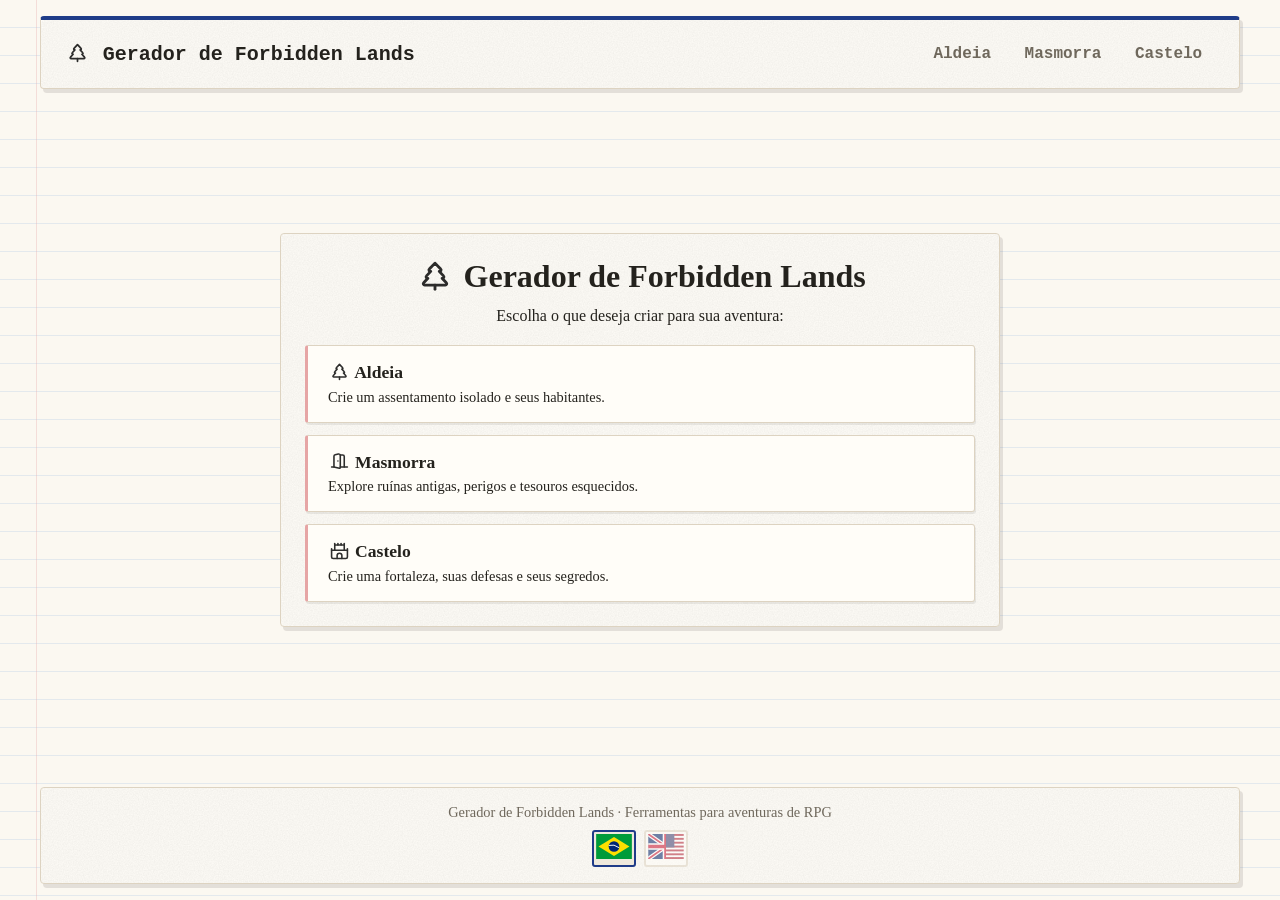
<file: index.html>
<!DOCTYPE html>
<html lang="pt-BR">
<head>
    <meta charset="UTF-8">
    <meta name="viewport" content="width=device-width, initial-scale=1.0">
    <meta name="theme-color" content="#17251f">
    <meta name="description" content="Escolha um gerador de aldeias, masmorras ou castelos para Forbidden Lands.">
    <title data-i18n="Forbidden Lands Generator">Forbidden Lands Generator</title>
    <link rel="stylesheet" href="css/stylesheet.css">
</head>
<body class="index-page" data-page="index">
    <div class="site-shell">
        <div id="site-header"></div>

        <main class="index-main">
            <section class="main-menu" id="opcoes" aria-labelledby="menu-title">
                <h1 class="menu-title" id="menu-title"><span aria-hidden="true">🌲</span> <span data-i18n="Forbidden Lands Generator">Forbidden Lands Generator</span></h1>
                <p class="menu-description" data-i18n="Choose what to create for your adventure:">Escolha o que deseja criar para sua aventura:</p>

                <div class="generator-options">
                    <a class="city-card village-card" data-route="village">
                        <h2 class="city-title">🌲 <span data-i18n="Village">Aldeia</span></h2>
                        <p class="city-description" data-i18n="Create a remote settlement and its inhabitants.">Crie um assentamento isolado e seus habitantes.</p>
                    </a>
                    <a class="city-card dungeon-card" data-route="dungeon">
                        <h2 class="city-title">🕳️ <span data-i18n="Dungeon">Masmorra</span></h2>
                        <p class="city-description" data-i18n="Explore ancient ruins, dangers, and forgotten treasures.">Explore ruínas antigas, perigos e tesouros esquecidos.</p>
                    </a>
                    <a class="city-card castle-card" data-route="castle">
                        <h2 class="city-title">🏰 <span data-i18n="Castle">Castelo</span></h2>
                        <p class="city-description" data-i18n="Create a stronghold, its defenses, and secrets.">Crie uma fortaleza, suas defesas e seus segredos.</p>
                    </a>
                </div>
            </section>
        </main>

        <div id="site-footer"></div>
    </div>
    <script src="js/layout.js" defer></script>
</body>
</html>
</file>
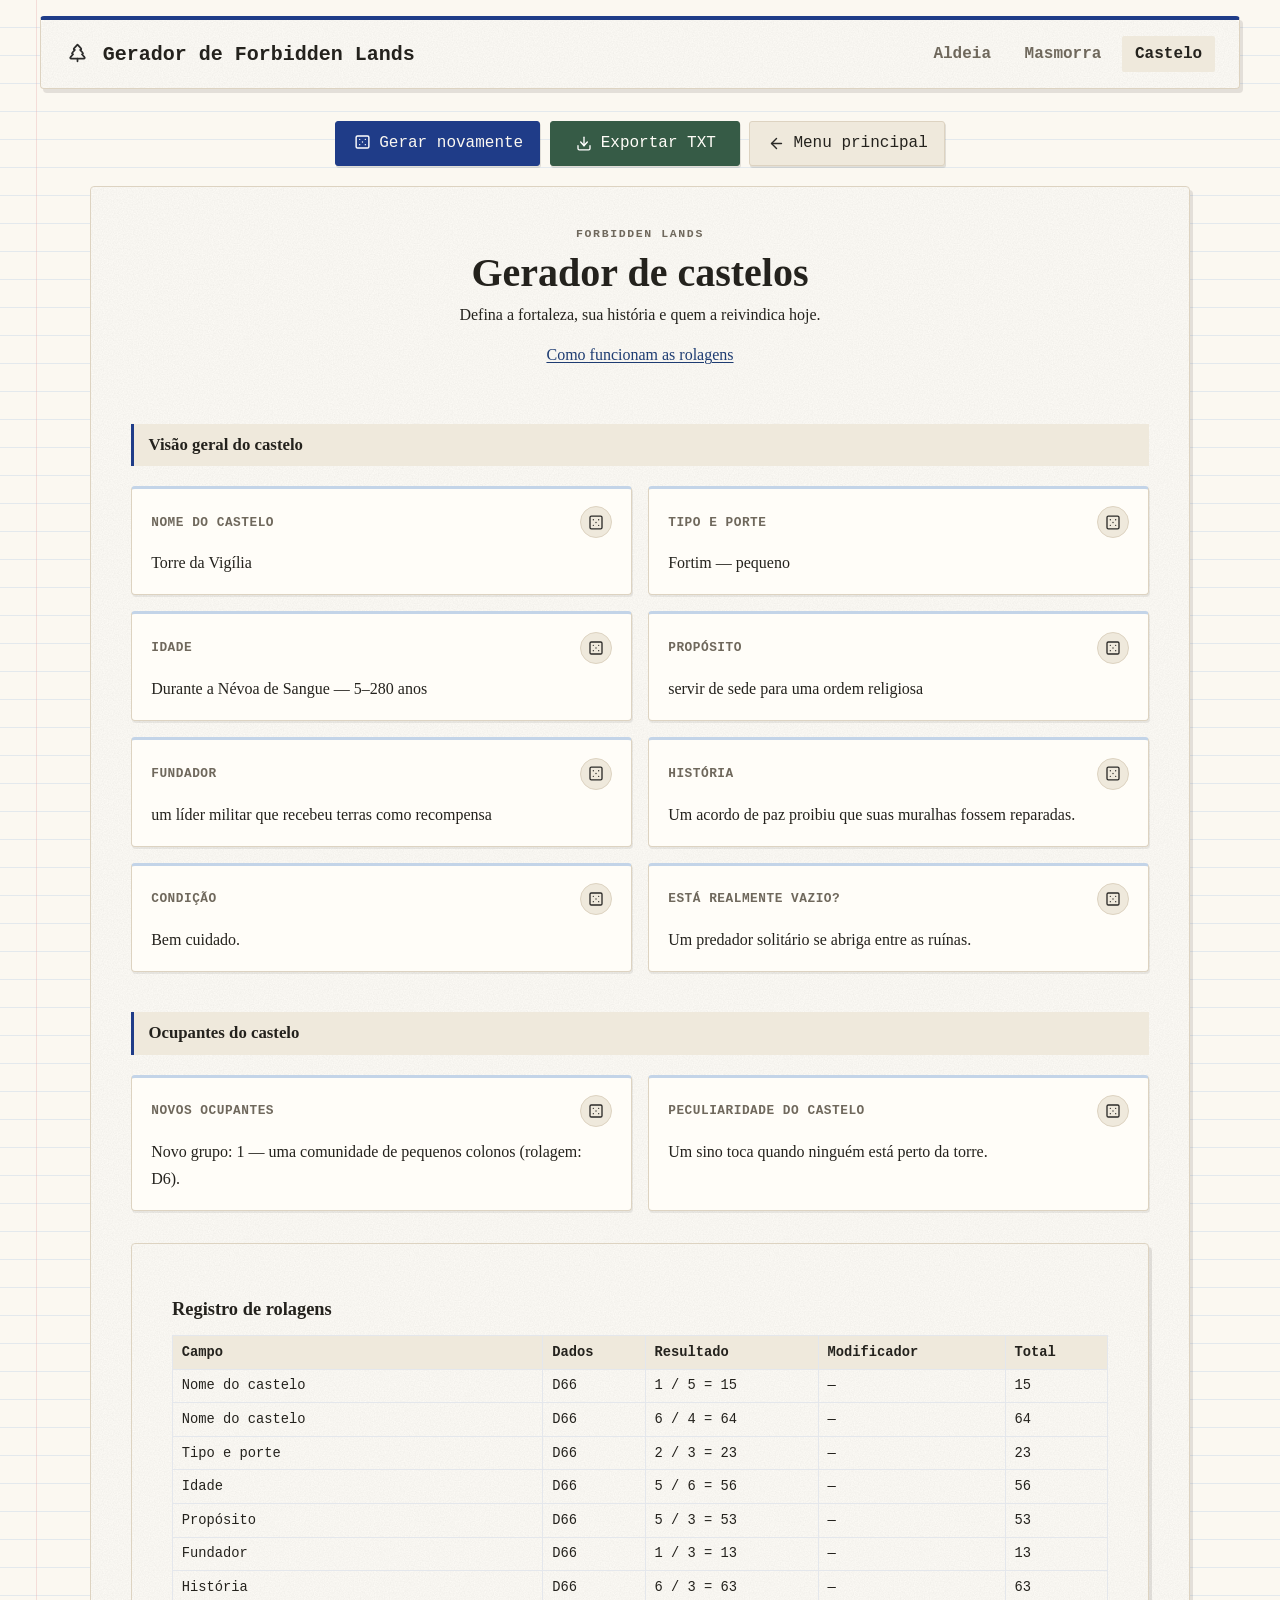
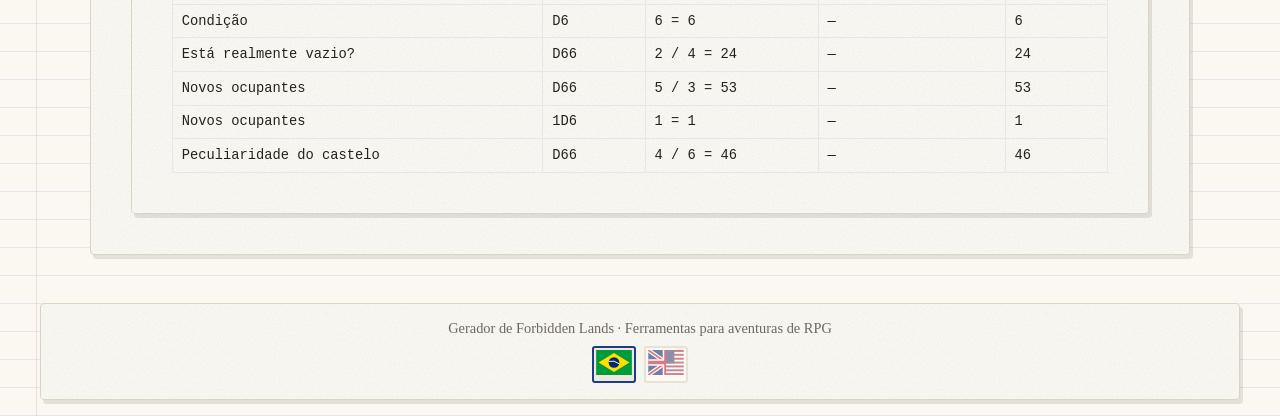
<file: pages/castle.html>
<!DOCTYPE html>
<html lang="pt-BR">
<head>
    <meta charset="UTF-8">
    <meta name="viewport" content="width=device-width, initial-scale=1.0">
    <meta name="theme-color" content="#17251f">
    <meta name="description" content="Gere um castelo, seus ocupantes e segredos em Forbidden Lands.">
    <title data-i18n="Castle — Forbidden Lands Generator">Castelo — Forbidden Lands Generator</title>
    <link rel="stylesheet" href="../css/stylesheet.css">
</head>
<body class="generation-page castle-page" data-page="castle">
    <div class="site-shell">
        <div id="site-header"></div>
        <main class="generation-main">
            <nav class="generation-actions" aria-label="Generation actions" data-i18n-aria="Generation actions">
                <button class="generation-button generation-button--primary" type="button" data-action="regenerate"><span aria-hidden="true">🎲</span> <span data-i18n="Roll again">Roll again</span></button>
                <button class="generation-button generation-button--success" type="button" data-action="export" data-i18n="⬇ Export TXT">⬇ Export TXT</button>
                <a class="generation-button generation-button--back" data-route="index" data-i18n="← Main menu">← Main menu</a>
            </nav>
            <section class="generation-panel" aria-labelledby="page-title">
                <div class="generation-heading">
                    <p class="eyebrow" data-i18n="FORBIDDEN LANDS">FORBIDDEN LANDS</p>
                    <h1 id="page-title" data-i18n="Castle generator">Gerador de castelos</h1>
                    <p class="menu-description" data-i18n="Shape a fortress, its history, and whoever claims it now.">Defina a fortaleza, sua história e quem a reivindica hoje.</p>
                    <button class="roll-help-trigger" type="button" data-action="show-roll-help" data-i18n="How rolls work">Como funcionam as rolagens</button>
                </div>
                <div class="generation-content" id="generation-content" aria-live="polite"></div>
                <aside class="generation-info" id="generation-info" aria-live="polite"></aside>
            </section>
        </main>
        <div id="site-footer"></div>
    </div>
    <dialog class="roll-help" id="roll-help">
        <form method="dialog">
            <button class="dialog-close" data-i18n-aria="Close">×</button>
            <h2 data-i18n="Roll guide">Guia de rolagens</h2>
            <p data-i18n="D66 uses two six-sided dice: the first is the tens digit and the second is the units digit.">D66 usa dois dados de seis lados: o primeiro forma a dezena e o segundo, a unidade.</p>
            <p data-i18n="Dice pools add every die; a written modifier is applied after the sum.">Em uma parada de dados, some os resultados; o modificador indicado é aplicado depois.</p>
            <p data-i18n="Use the die button beside a result to reroll only that field.">Use o dado ao lado de um resultado para rerrolar apenas aquele campo.</p>
            <button class="dialog-confirm" data-i18n="Close">Fechar</button>
        </form>
    </dialog>
    <script src="../js/layout.js" defer></script>
</body>
</html>
</file>
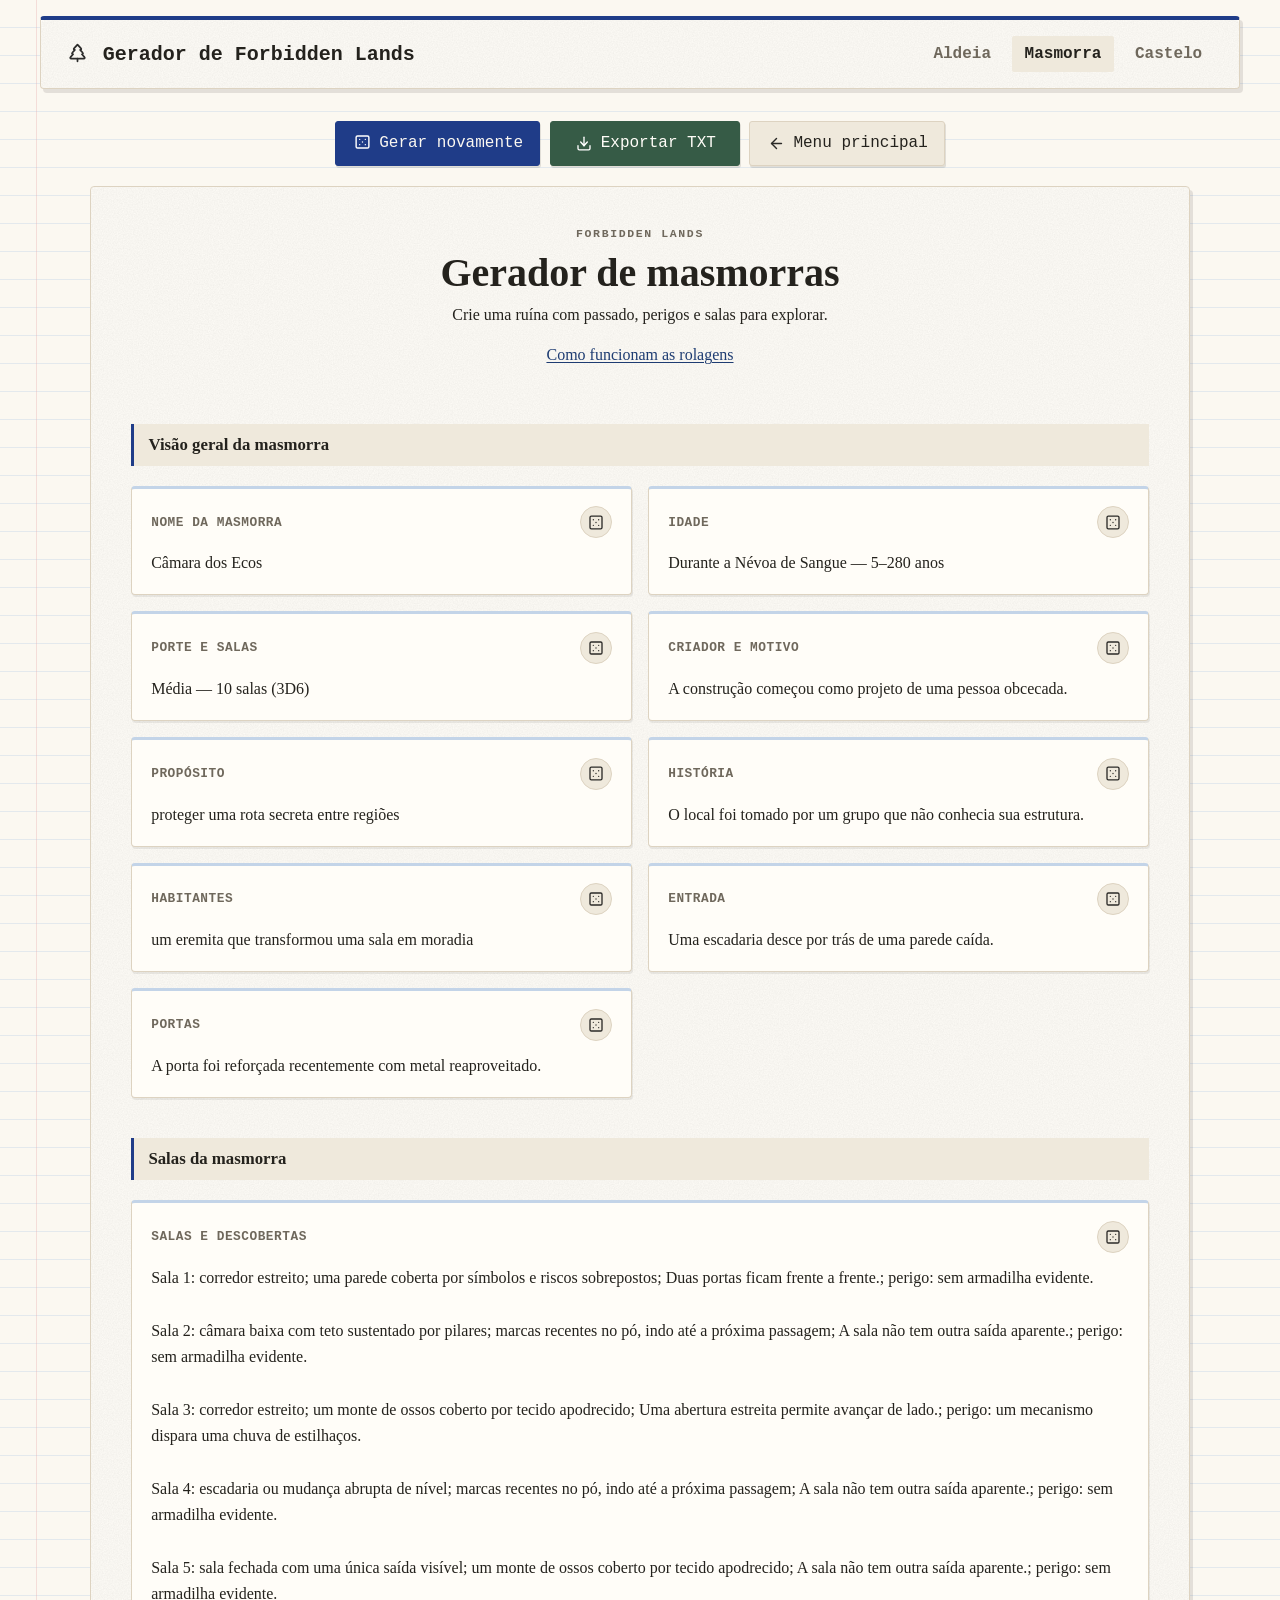
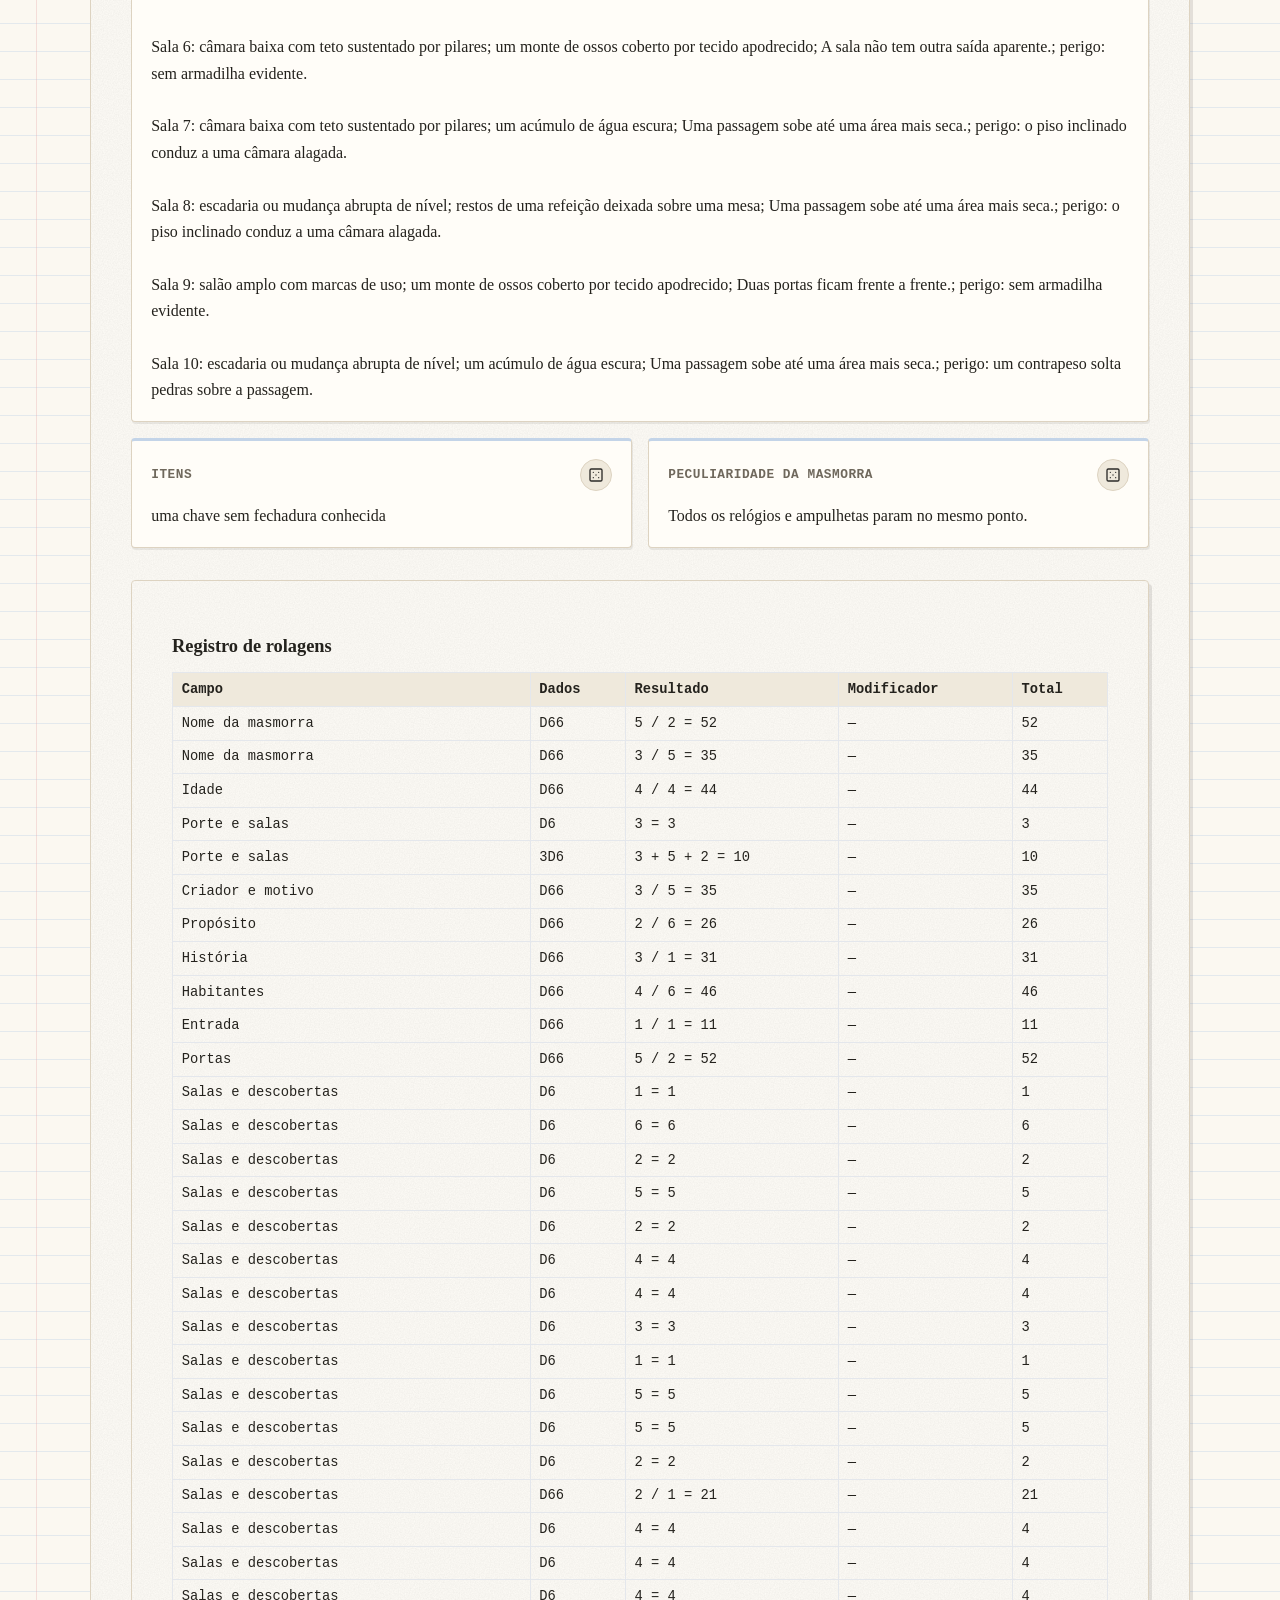
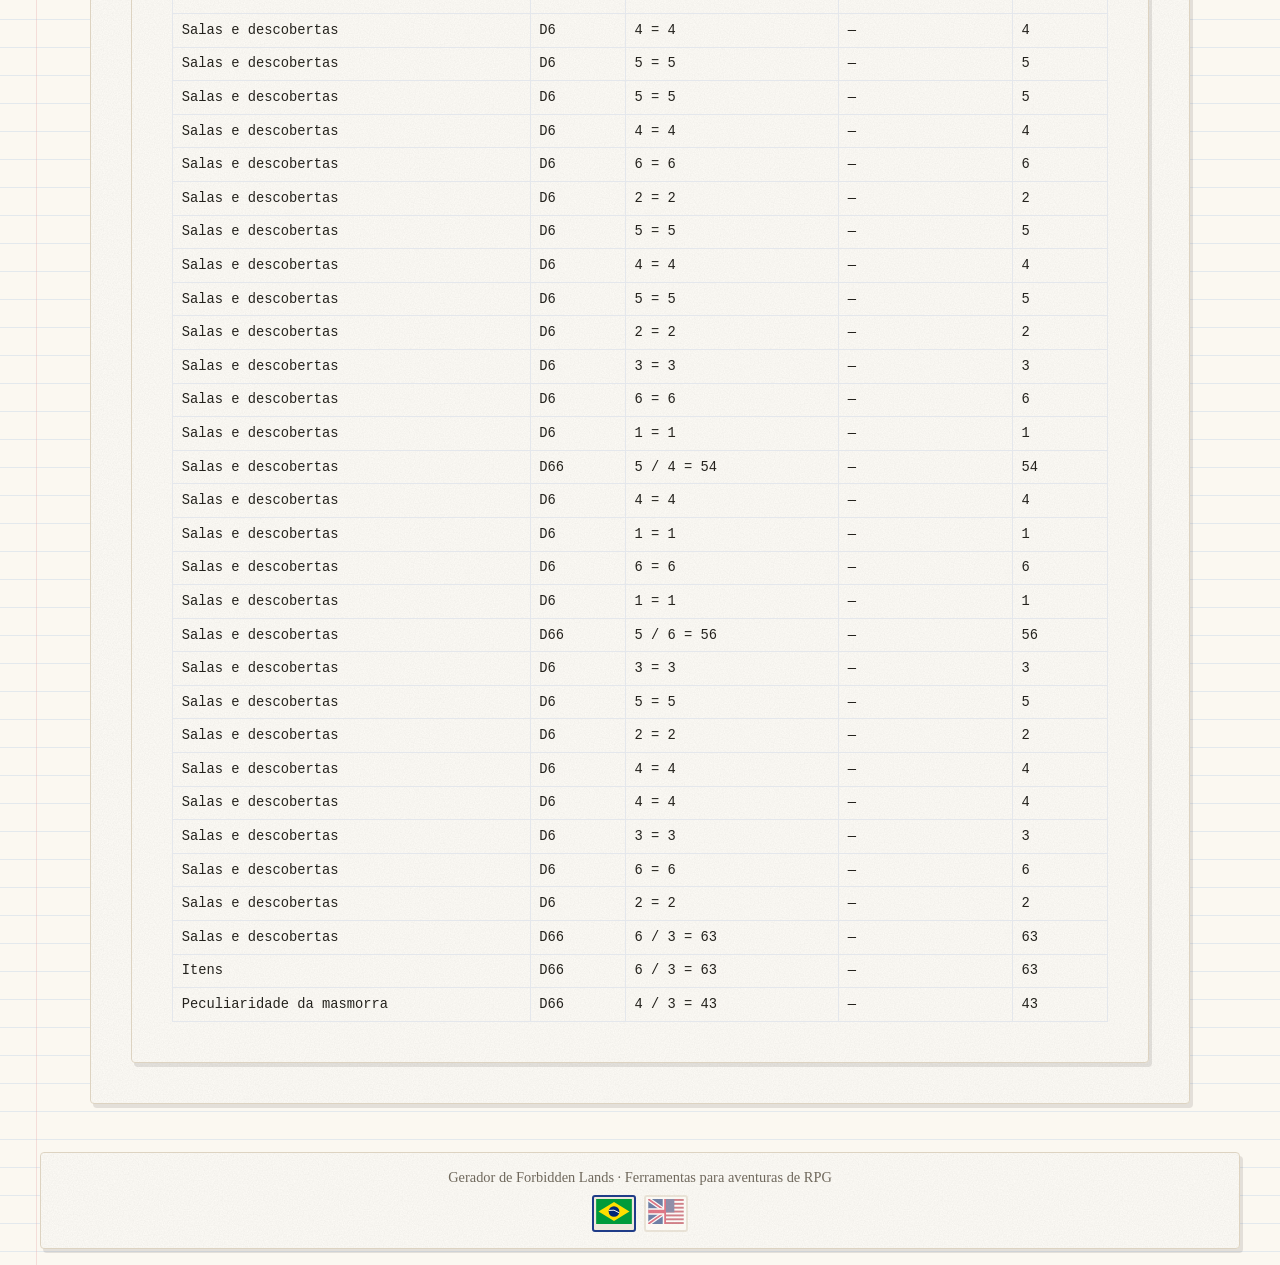
<file: pages/dungeon.html>
<!DOCTYPE html>
<html lang="pt-BR">
<head>
    <meta charset="UTF-8">
    <meta name="viewport" content="width=device-width, initial-scale=1.0">
    <meta name="theme-color" content="#17251f">
    <meta name="description" content="Gere uma masmorra para explorar em Forbidden Lands.">
    <title data-i18n="Dungeon — Forbidden Lands Generator">Masmorra — Forbidden Lands Generator</title>
    <link rel="stylesheet" href="../css/stylesheet.css">
</head>
<body class="generation-page dungeon-page" data-page="dungeon">
    <div class="site-shell">
        <div id="site-header"></div>
        <main class="generation-main">
            <nav class="generation-actions" aria-label="Generation actions" data-i18n-aria="Generation actions">
                <button class="generation-button generation-button--primary" type="button" data-action="regenerate"><span aria-hidden="true">🎲</span> <span data-i18n="Roll again">Roll again</span></button>
                <button class="generation-button generation-button--success" type="button" data-action="export" data-i18n="⬇ Export TXT">⬇ Export TXT</button>
                <a class="generation-button generation-button--back" data-route="index" data-i18n="← Main menu">← Main menu</a>
            </nav>
            <section class="generation-panel" aria-labelledby="page-title">
                <div class="generation-heading">
                    <p class="eyebrow" data-i18n="FORBIDDEN LANDS">FORBIDDEN LANDS</p>
                    <h1 id="page-title" data-i18n="Dungeon generator">Gerador de masmorras</h1>
                    <p class="menu-description" data-i18n="Create a ruin with a past, dangers, and rooms to explore.">Crie uma ruína com passado, perigos e salas para explorar.</p>
                    <button class="roll-help-trigger" type="button" data-action="show-roll-help" data-i18n="How rolls work">Como funcionam as rolagens</button>
                </div>
                <div class="generation-content" id="generation-content" aria-live="polite"></div>
                <aside class="generation-info" id="generation-info" aria-live="polite"></aside>
            </section>
        </main>
        <div id="site-footer"></div>
    </div>
    <dialog class="roll-help" id="roll-help">
        <form method="dialog">
            <button class="dialog-close" data-i18n-aria="Close">×</button>
            <h2 data-i18n="Roll guide">Guia de rolagens</h2>
            <p data-i18n="D66 uses two six-sided dice: the first is the tens digit and the second is the units digit.">D66 usa dois dados de seis lados: o primeiro forma a dezena e o segundo, a unidade.</p>
            <p data-i18n="Dice pools add every die; a written modifier is applied after the sum.">Em uma parada de dados, some os resultados; o modificador indicado é aplicado depois.</p>
            <p data-i18n="Use the die button beside a result to reroll only that field.">Use o dado ao lado de um resultado para rerrolar apenas aquele campo.</p>
            <button class="dialog-confirm" data-i18n="Close">Fechar</button>
        </form>
    </dialog>
    <script src="../js/layout.js" defer></script>
</body>
</html>
</file>
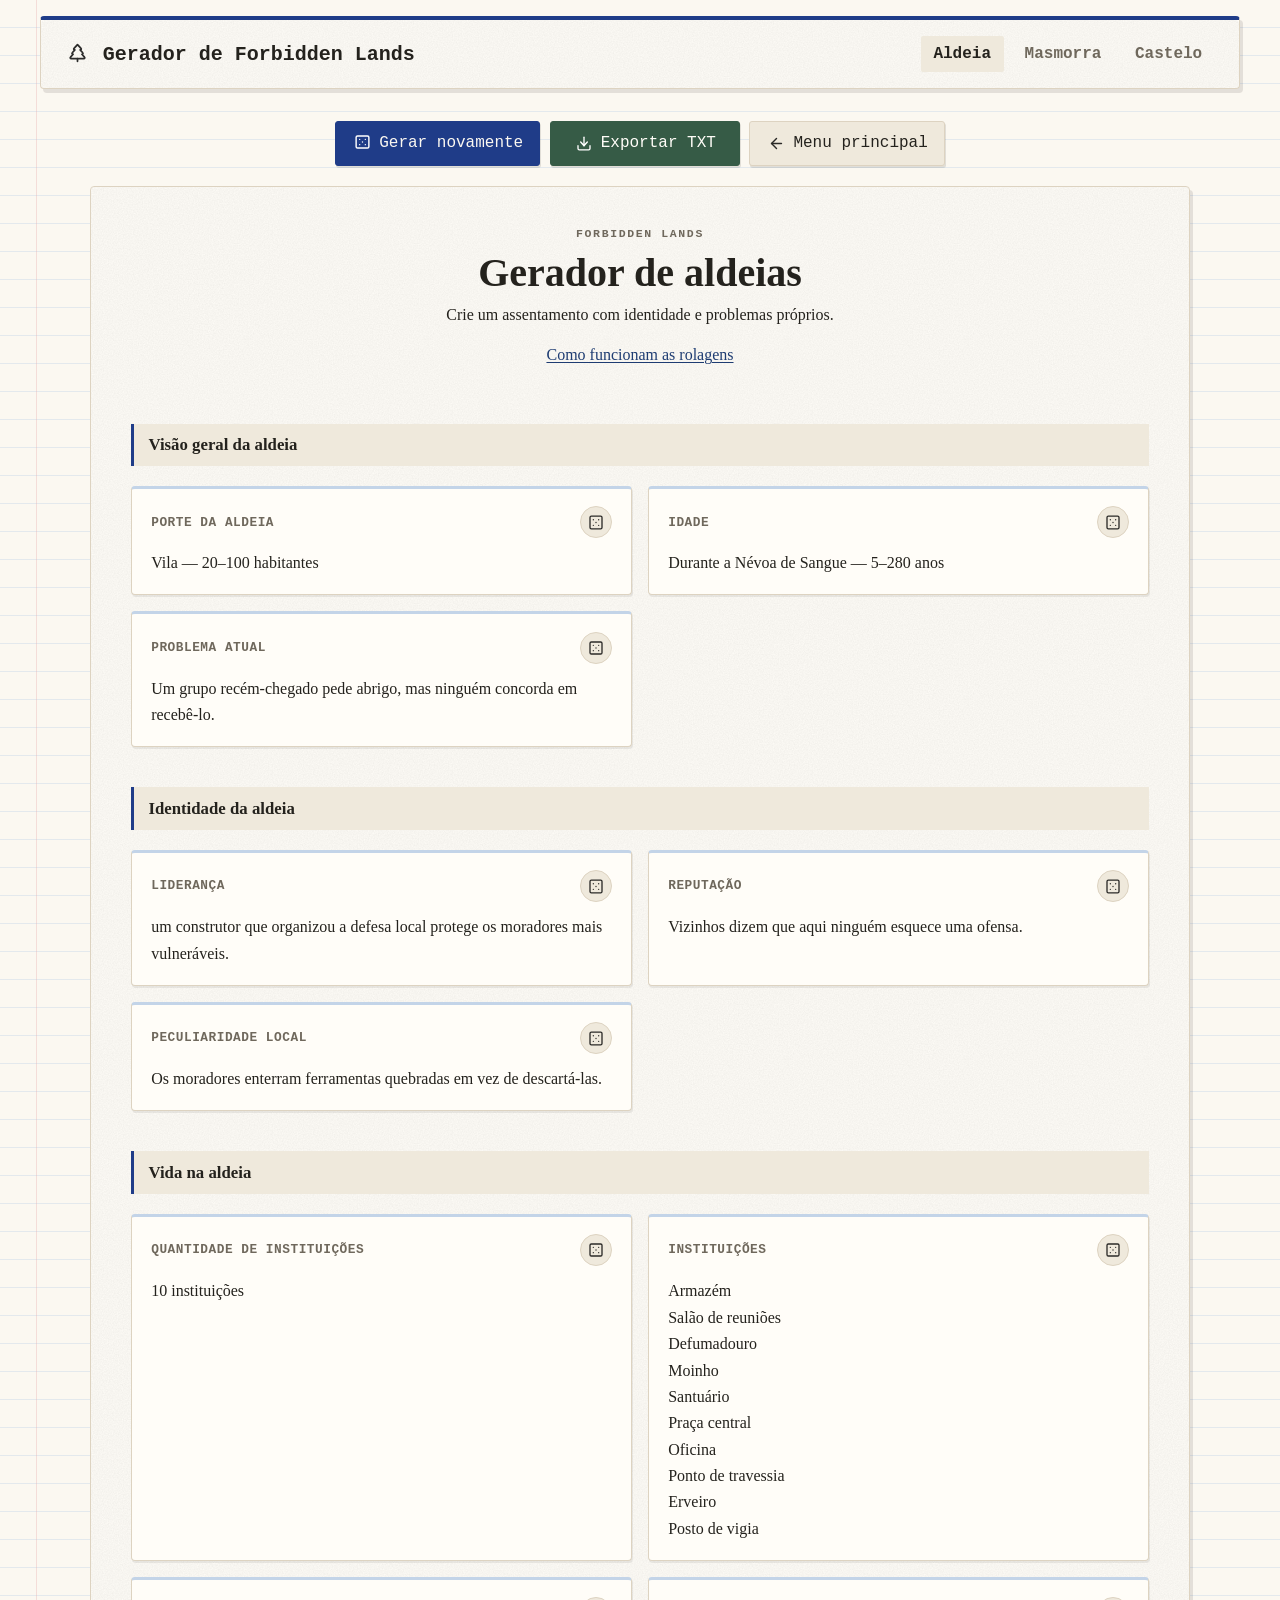
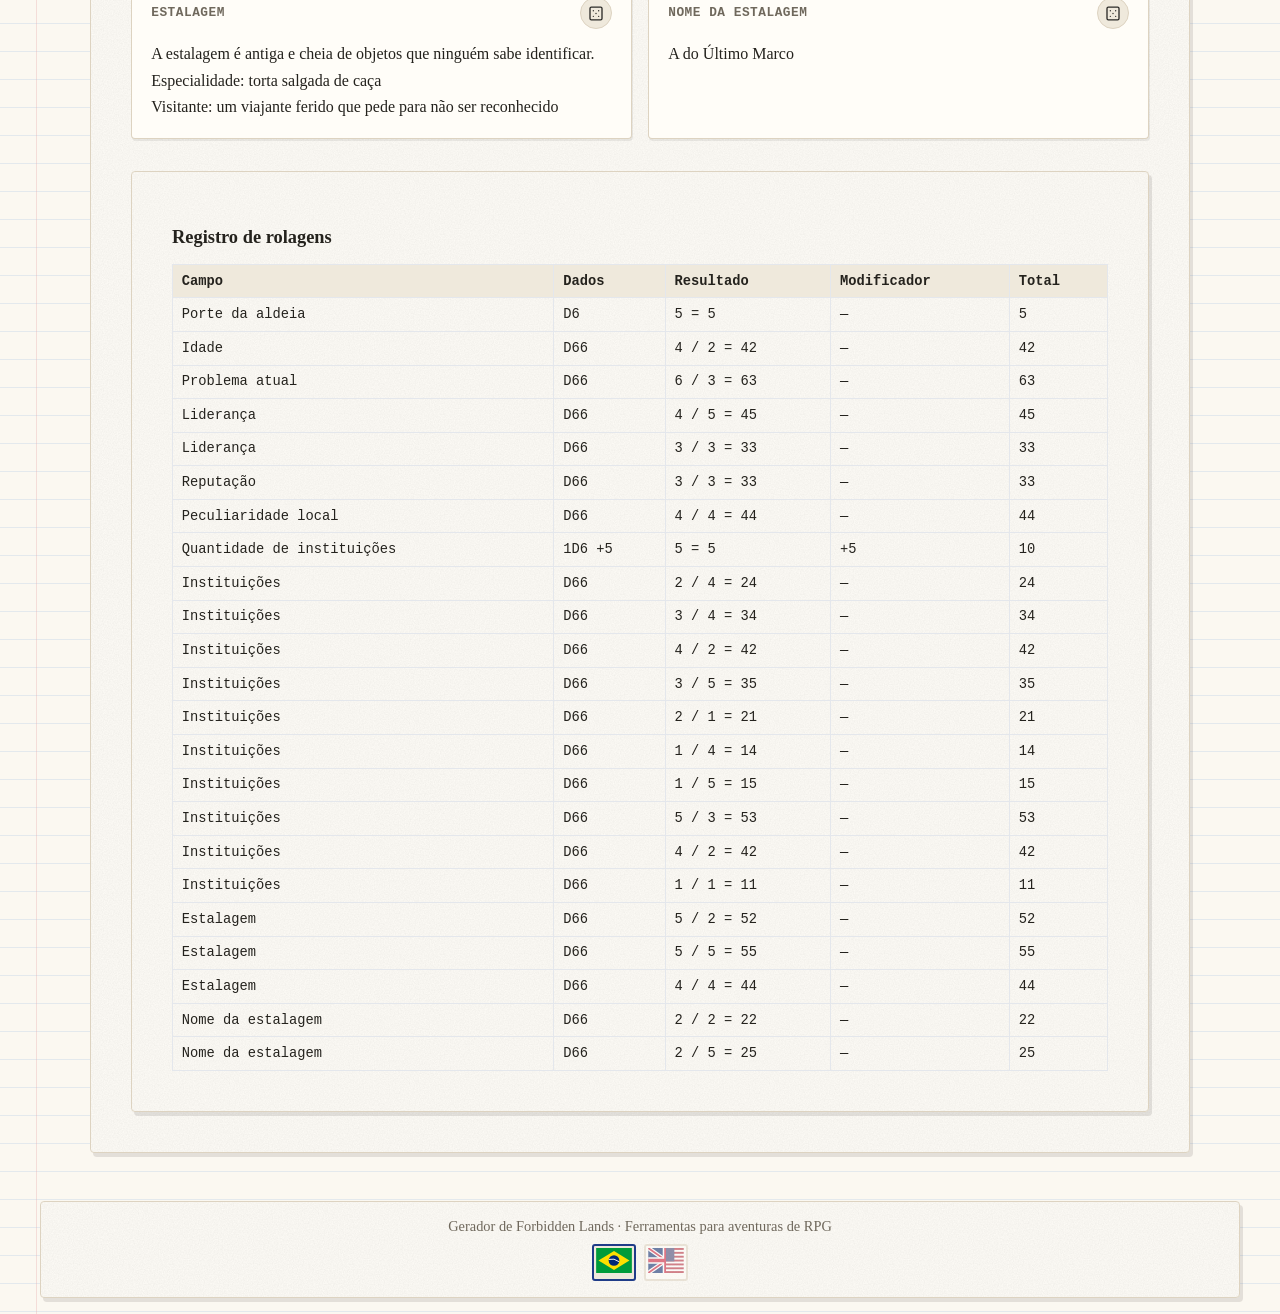
<file: pages/village.html>
<!DOCTYPE html>
<html lang="pt-BR">
<head>
    <meta charset="UTF-8">
    <meta name="viewport" content="width=device-width, initial-scale=1.0">
    <meta name="theme-color" content="#17251f">
    <meta name="description" content="Gere uma aldeia, seus habitantes e seus problemas para Forbidden Lands.">
    <title data-i18n="Village — Forbidden Lands Generator">Aldeia — Forbidden Lands Generator</title>
    <link rel="stylesheet" href="../css/stylesheet.css">
</head>
<body class="generation-page village-page" data-page="village">
    <div class="site-shell">
        <div id="site-header"></div>
        <main class="generation-main">
            <nav class="generation-actions" aria-label="Generation actions" data-i18n-aria="Generation actions">
                <button class="generation-button generation-button--primary" type="button" data-action="regenerate"><span aria-hidden="true">🎲</span> <span data-i18n="Roll again">Roll again</span></button>
                <button class="generation-button generation-button--success" type="button" data-action="export" data-i18n="⬇ Export TXT">⬇ Export TXT</button>
                <a class="generation-button generation-button--back" data-route="index" data-i18n="← Main menu">← Main menu</a>
            </nav>
            <section class="generation-panel" aria-labelledby="page-title">
                <div class="generation-heading">
                    <p class="eyebrow" data-i18n="FORBIDDEN LANDS">FORBIDDEN LANDS</p>
                    <h1 id="page-title" data-i18n="Village generator">Gerador de aldeias</h1>
                    <p class="menu-description" data-i18n="Build a settlement with its own character and troubles.">Crie um assentamento com identidade e problemas próprios.</p>
                    <button class="roll-help-trigger" type="button" data-action="show-roll-help" data-i18n="How rolls work">Como funcionam as rolagens</button>
                </div>
                <div class="generation-content" id="generation-content" aria-live="polite"></div>
                <aside class="generation-info" id="generation-info" aria-live="polite"></aside>
            </section>
        </main>
        <div id="site-footer"></div>
    </div>
    <dialog class="roll-help" id="roll-help">
        <form method="dialog">
            <button class="dialog-close" data-i18n-aria="Close">×</button>
            <h2 data-i18n="Roll guide">Guia de rolagens</h2>
            <p data-i18n="D66 uses two six-sided dice: the first is the tens digit and the second is the units digit.">D66 usa dois dados de seis lados: o primeiro forma a dezena e o segundo, a unidade.</p>
            <p data-i18n="Dice pools add every die; a written modifier is applied after the sum.">Em uma parada de dados, some os resultados; o modificador indicado é aplicado depois.</p>
            <p data-i18n="Use the die button beside a result to reroll only that field.">Use o dado ao lado de um resultado para rerrolar apenas aquele campo.</p>
            <button class="dialog-confirm" data-i18n="Close">Fechar</button>
        </form>
    </dialog>
    <script src="../js/layout.js" defer></script>
</body>
</html>
</file>
<file: css/stylesheet.css>
:root {
    color: #23332c;
    background: #f3f1e9;
    font-family: "Segoe UI", "Helvetica Neue", sans-serif;
    font-synthesis: none;
    text-rendering: optimizeLegibility;
    -webkit-font-smoothing: antialiased;
    -moz-osx-font-smoothing: grayscale;
}

* {
    box-sizing: border-box;
}

body {
    min-width: 320px;
    min-height: 100vh;
    margin: 0;
    background:
        radial-gradient(ellipse at 50% 35%, rgba(255, 255, 255, 0.96), transparent 58%),
        #f3f1e9;
}

button {
    font: inherit;
}

a {
    color: inherit;
}

.site-shell {
    display: flex;
    min-height: 100vh;
    flex-direction: column;
}

.index-page {
    display: flex;
    flex-direction: column;
}

.site-header,
.site-footer {
    width: min(100% - 2rem, 1200px);
    margin: 1rem auto 0;
    padding: 1rem 1.5rem;
    border-radius: 14px;
    background: rgba(255, 255, 255, 0.96);
    box-shadow: 0 6px 24px rgba(0, 0, 0, 0.12);
}

.site-header {
    display: flex;
    align-items: center;
    justify-content: space-between;
    gap: 1rem;
}

.header-inner {
    display: flex;
    width: 100%;
    align-items: center;
    justify-content: space-between;
    gap: 1rem;
}

.site-brand {
    color: #1e3c72;
    font-size: 1.25rem;
    font-weight: 800;
    text-decoration: none;
}

.site-navigation {
    display: flex;
    flex-wrap: wrap;
    gap: 0.5rem;
}

.site-navigation a {
    padding: 0.55rem 0.8rem;
    border-radius: 999px;
    color: #344054;
    font-weight: 600;
    text-decoration: none;
}

.site-navigation a:hover,
.site-navigation a:focus-visible {
    background: #eef2ff;
    color: #1e3c72;
}

.site-navigation a[aria-current="page"] {
    background: #eef2ff;
    color: #1e3c72;
}

.gcity-home-button {
    display: inline-flex;
    align-items: center;
    justify-content: center;
    padding: 0.55rem 0.8rem;
    border-radius: 999px;
    background: #198754;
    color: #fff;
    font-weight: 700;
    text-decoration: none;
    transition: background-color 0.2s ease, transform 0.2s ease;
}

.gcity-home-button:hover,
.gcity-home-button:focus-visible {
    transform: translateY(-1px);
    background: #146c43;
    color: #fff;
}

.gcity-home-button:focus-visible {
    outline: 3px solid #1e3c72;
    outline-offset: 3px;
}

.gcity-home-button[hidden] {
    display: none;
}

.index-main {
    display: grid;
    flex: 1;
    place-items: center;
    padding: 2rem 1rem;
}

.main-menu {
    width: min(100%, 720px);
    padding: 1.5rem;
    border: 1px solid rgba(35, 51, 44, 0.12);
    border-radius: 20px;
    background: rgba(255, 255, 255, 0.92);
    box-shadow: 0 18px 50px rgba(35, 51, 44, 0.1);
    text-align: center;
}

.menu-title {
    margin: 0 0 0.75rem;
    color: #1e3c72;
    font-size: clamp(1.5rem, 4vw, 2rem);
}

.menu-description {
    margin: 0 0 1.25rem;
    color: #6c757d;
}

.generator-options {
    display: grid;
    gap: 0.75rem;
}

.city-card {
    display: block;
    padding: 1rem 1.25rem;
    border: 1px solid #e4e7ec;
    border-radius: 14px;
    background: #fff;
    text-align: left;
    text-decoration: none;
    transition: transform 0.2s ease, box-shadow 0.2s ease, border-color 0.2s ease;
}

.city-card:hover,
.city-card:focus-visible {
    transform: translateY(-3px);
    box-shadow: 0 8px 20px rgba(0, 0, 0, 0.12);
}

.city-card:focus-visible {
    outline: 3px solid #1e3c72;
    outline-offset: 3px;
}

.village-card:hover {
    border-color: #28a745;
}

.dungeon-card:hover {
    border-color: #7b3fbf;
}

.castle-card:hover {
    border-color: #475569;
}

.city-title {
    margin: 0 0 0.35rem;
    font-size: 1.1rem;
}

.village-card .city-title {
    color: #218838;
}

.dungeon-card .city-title {
    color: #7b3fbf;
}

.castle-card .city-title {
    color: #475569;
}

.city-description {
    margin: 0;
    color: #6c757d;
    font-size: 0.9rem;
}

.site-footer {
    display: flex;
    flex-direction: column;
    align-items: center;
    justify-content: center;
    gap: 0.55rem;
    margin: 1rem auto;
    color: #667085;
    font-size: 0.9rem;
    text-align: center;
}

.site-footer p {
    margin: 0;
}

.site-footer a {
    color: #1e3c72;
    text-decoration: none;
}

.site-footer a:hover,
.site-footer a:focus-visible {
    text-decoration: underline;
}

.generation-button,
.dialog-confirm {
    display: inline-flex;
    min-height: 2.4rem;
    align-items: center;
    justify-content: center;
    gap: 0.4rem;
    padding: 0.65rem 1rem;
    border: 1px solid transparent;
    border-radius: 0.375rem;
    color: #fff;
    font: inherit;
    line-height: 1.4;
    cursor: pointer;
    text-decoration: none;
    transition: background-color 0.15s ease, border-color 0.15s ease, transform 0.2s ease;
}

.generation-button {
    min-width: 190px;
}

.generation-button--primary {
    border-color: #0d6efd;
    background: #0d6efd;
}

.generation-button--success {
    border-color: #198754;
    background: #198754;
}

.generation-button--back {
    border-color: #6c757d;
    background: transparent;
    color: #6c757d;
}

.generation-button--primary:hover,
.generation-button--primary:focus-visible {
    border-color: #0a58ca;
    background: #0b5ed7;
}

.generation-button--success:hover,
.generation-button--success:focus-visible {
    border-color: #146c43;
    background: #157347;
}

.generation-button--back:hover,
.generation-button--back:focus-visible {
    background: #6c757d;
    color: #fff;
}

.generation-button:focus-visible,
.dialog-confirm:focus-visible {
    outline: 3px solid #1e3c72;
    outline-offset: 3px;
}

.dialog-confirm {
    border-color: #1e3c72;
    background: #1e3c72;
    font-weight: 700;
}

.dialog-confirm:hover,
.dialog-confirm:focus-visible {
    background: #172f5b;
}

.generation-main {
    width: min(100% - 2rem, 1100px);
    flex: 1;
    margin: 0 auto;
    padding: 2rem 0;
}

.generation-panel {
    padding: clamp(1.25rem, 4vw, 2.5rem);
    border: 1px solid rgba(35, 51, 44, 0.12);
    border-radius: 20px;
    background: rgba(255, 255, 255, 0.94);
    box-shadow: 0 18px 50px rgba(35, 51, 44, 0.1);
}

.generation-heading {
    margin-bottom: 2rem;
    text-align: center;
}

.generation-heading h1 {
    margin: 0;
    color: #1e3c72;
    font-size: clamp(1.8rem, 4vw, 2.5rem);
}

.generation-heading .eyebrow {
    margin: 0 0 0.6rem;
    color: #77877e;
    font-size: 0.72rem;
    font-weight: 750;
    letter-spacing: 0.14em;
}

.generation-heading .menu-description {
    margin: 0.6rem 0 1.2rem;
}

.generation-actions {
    display: flex;
    justify-content: center;
    flex-wrap: wrap;
    gap: 0.6rem;
    margin-bottom: 1.25rem;
}

.roll-help-trigger {
    padding: 0.2rem 0;
    border: 0;
    background: transparent;
    color: #1e3c72;
    cursor: pointer;
    font: inherit;
    font-size: 0.9rem;
    text-decoration: underline;
    text-underline-offset: 0.15em;
}

.roll-help-trigger:hover,
.roll-help-trigger:focus-visible {
    color: #0d6efd;
}

.language-switch {
    display: flex;
    justify-content: center;
    gap: 0.5rem;
}

.flag-button {
    padding: 2px;
    border: 2px solid transparent;
    border-radius: 6px;
    background: none;
    line-height: 0;
    opacity: 0.55;
    cursor: pointer;
    transition: opacity 0.15s, border-color 0.15s;
}

.flag-button:hover,
.flag-button[aria-pressed="true"] {
    opacity: 1;
}

.flag-button[aria-pressed="true"] {
    border-color: #6f42c1;
}

.flag-button:focus-visible {
    outline: 3px solid #1e3c72;
    outline-offset: 2px;
}

.generation-content {
    display: grid;
    grid-template-columns: repeat(2, minmax(0, 1fr));
    gap: 0.85rem;
}

.generation-content > h2 {
    grid-column: 1 / -1;
    margin: 1.2rem 0 0.1rem;
    padding-bottom: 0.55rem;
    border-bottom: 1px solid #e4e7ec;
    color: #23332c;
    font-size: 1.2rem;
}

.generated-field {
    min-width: 0;
    padding: 1rem;
    border: 1px solid #e4e7ec;
    border-radius: 12px;
    background: #fff;
}

.generated-field h3 {
    display: flex;
    align-items: center;
    gap: 0.45rem;
    margin: 0 0 0.55rem;
    color: #344054;
    font-size: 1rem;
}

.field-reroll {
    display: inline-grid;
    width: 2rem;
    height: 2rem;
    flex: 0 0 auto;
    place-items: center;
    padding: 0;
    border: 1px solid #d0d5dd;
    border-radius: 50%;
    background: #f9fafb;
    cursor: pointer;
    font-size: 0.95rem;
    line-height: 1;
}

.field-reroll:hover,
.field-reroll:focus-visible {
    border-color: #1e3c72;
    background: #eef2ff;
}

.field-result {
    margin: 0;
    color: #475467;
    line-height: 1.55;
    white-space: pre-line;
}

.dungeon-page .generated-field[data-field-id="dungeon-rooms"] {
    grid-column: 1 / -1;
}

.generation-info {
    margin-top: 2rem;
    padding-top: 1rem;
    border-top: 1px solid #e4e7ec;
}

.generation-info h2 {
    color: #344054;
    font-size: 1.15rem;
}

.generation-info table {
    width: 100%;
    border-collapse: collapse;
    font-size: 0.86rem;
}

.generation-info th,
.generation-info td {
    padding: 0.55rem;
    border: 1px solid #e4e7ec;
    text-align: left;
    vertical-align: top;
}

.generation-info th {
    background: #f9fafb;
}

.roll-help {
    width: min(100% - 2rem, 34rem);
    padding: 0;
    border: 0;
    border-radius: 16px;
    box-shadow: 0 18px 60px rgba(0, 0, 0, 0.24);
}

.roll-help::backdrop {
    background: rgba(16, 24, 40, 0.55);
}

.roll-help form {
    position: relative;
    padding: 1.5rem;
}

.roll-help h2 {
    margin-top: 0;
    color: #1e3c72;
}

.roll-help p {
    color: #475467;
    line-height: 1.55;
}

.dialog-close {
    position: absolute;
    top: 0.6rem;
    right: 0.8rem;
    border: 0;
    background: transparent;
    color: #475467;
    cursor: pointer;
    font-size: 1.6rem;
}

.layout-error {
    margin: 1rem auto;
    color: #b42318;
    text-align: center;
}

@media (max-width: 640px) {
    .site-header,
    .header-inner {
        flex-direction: column;
        padding: 1rem;
    }

    .site-navigation {
        justify-content: center;
    }

    .header-inner {
        padding: 0;
    }

    .main-menu {
        padding: 1.25rem 1rem;
    }

    .generation-main {
        width: min(100% - 1rem, 1100px);
        padding: 1rem 0;
    }

    .generation-button {
        width: 100%;
    }

    .generation-content {
        grid-template-columns: minmax(0, 1fr);
    }

    .generation-content > h2,
    .dungeon-page .generated-field[data-field-id="dungeon-rooms"] {
        grid-column: auto;
    }

    .generation-info {
        overflow-x: auto;
    }
}

@media (prefers-reduced-motion: reduce) {
    *,
    *::before,
    *::after {
        scroll-behavior: auto !important;
        transition-duration: 0.01ms !important;
    }
}
</file>
